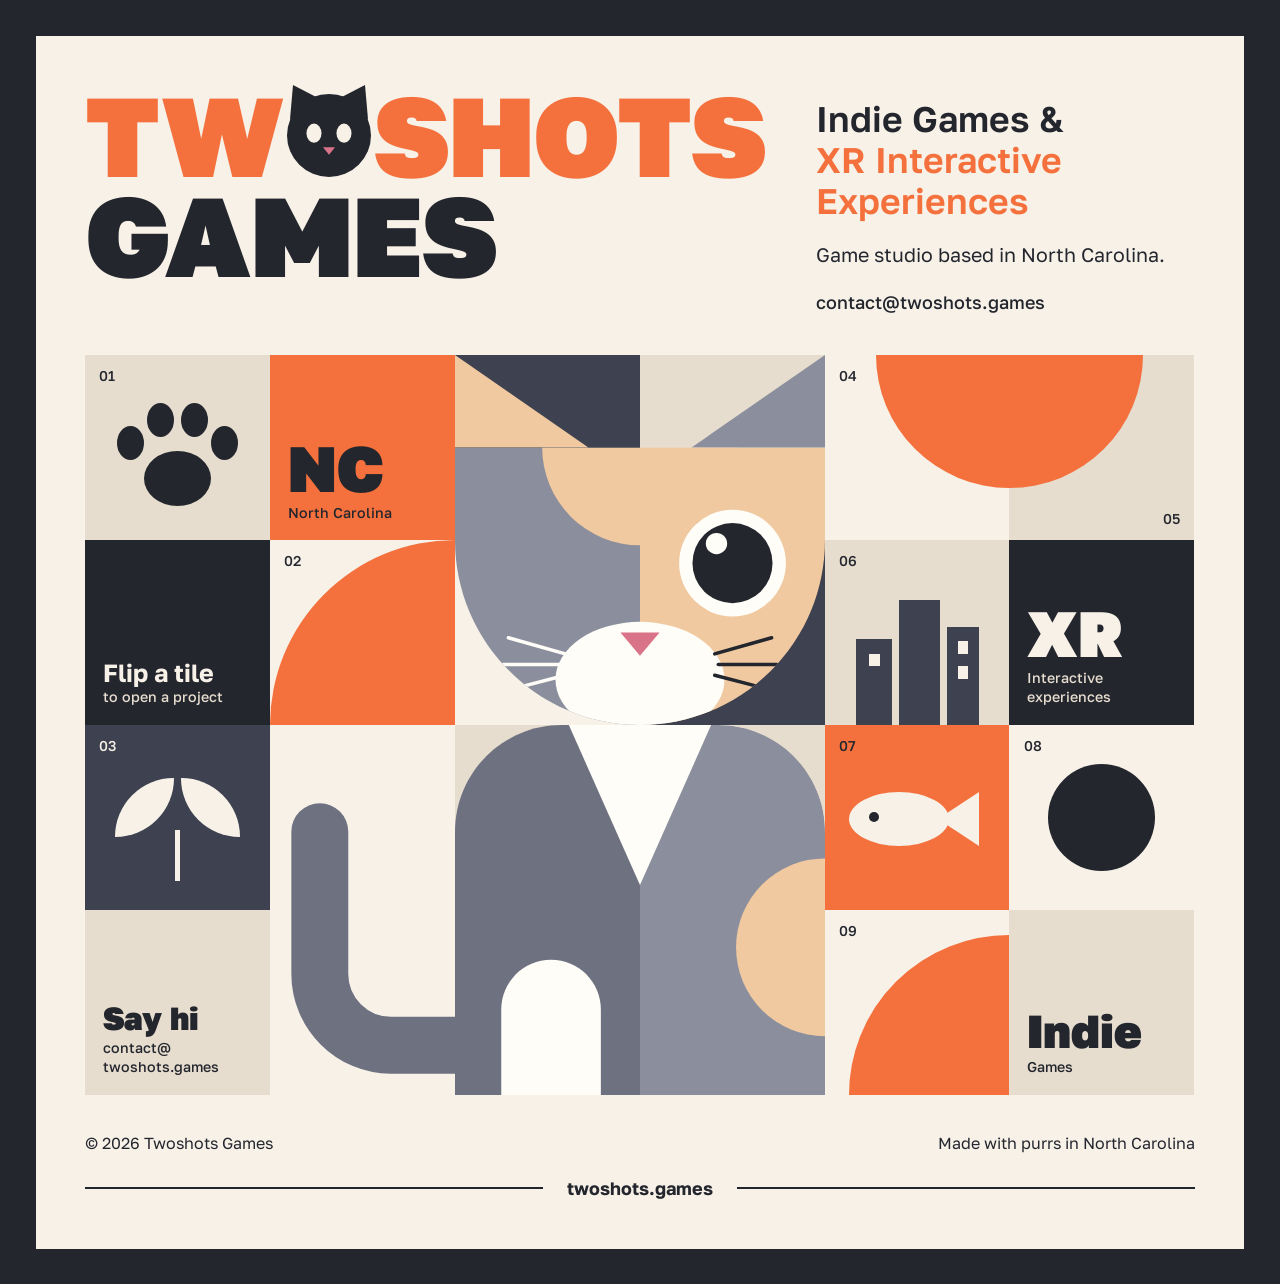
<file: index.html>
<!doctype html>
<html lang="en">
<head>
<meta charset="utf-8">
<meta name="viewport" content="width=device-width, initial-scale=1">
<title>Twoshots Games — Indie Games & XR Interactive Experiences</title>
<meta name="description" content="Twoshots Games is a game studio based in North Carolina making indie games and XR interactive experiences.">
<link rel="icon" href="assets/cat-o.svg" type="image/svg+xml">
<link rel="preconnect" href="https://fonts.googleapis.com">
<link rel="preconnect" href="https://fonts.gstatic.com" crossorigin>
<link href="https://fonts.googleapis.com/css2?family=Golos+Text:wght@400;500;600;700;900&display=swap" rel="stylesheet">
<link rel="stylesheet" href="css/style.css">
</head>
<body>
<div class="paper">

  <header class="header">
    <h1 class="title" aria-label="Twoshots Games">
      <span class="row accent" aria-hidden="true"><span>TW</span><span class="cat-o"><img src="assets/cat-o.svg" alt=""></span><span>SHOTS</span></span>
      <span aria-hidden="true">GAMES</span>
    </h1>
    <div class="info">
      <p class="tagline">Indie Games &amp; <span class="accent">XR Interactive Experiences</span></p>
      <p class="intro">Game studio based in North Carolina.</p>
      <p class="email"><a href="mailto:contact@twoshots.games">contact@twoshots.games</a></p>
    </div>
  </header>

  <main class="mosaic-wrap" id="projects">
    <div class="mosaic">

      <!-- Fifi: background tiles, then the cat on top -->
      <div class="tile catbg bg-slate" style="--c:3;--r:1"></div>
      <div class="tile catbg bg-sand" style="--c:4;--r:1"></div>
      <div class="tile catbg bg-paper" style="--c:3;--r:2"></div>
      <div class="tile catbg bg-slate" style="--c:4;--r:2"></div>
      <div class="tile catbg bg-sand" style="--c:3;--r:3"></div>
      <div class="tile catbg bg-sand" style="--c:4;--r:3"></div>
      <div class="tile catbg bg-sand" style="--c:3;--r:4"></div>
      <div class="tile catbg bg-sand" style="--c:4;--r:4"></div>
      <div class="fifi"><img src="assets/fifi.svg" alt="Fifi, the studio cat, drawn in flat geometric shapes"></div>
      <div class="tile tail" style="--c:2"><img src="assets/tail.svg" alt=""></div>

      <a class="tile flip" href="projects/kitty-shelter.html" style="--c:1;--r:1">
        <span class="card">
          <span class="face front bg-sand">
            <span class="num">01</span>
            <img class="a" style="--x:66;--y:108;--w:76;--h:62" src="assets/paw-pad.svg" alt="">
            <img class="a" style="--x:36;--y:80;--w:30;--h:38" src="assets/paw-toe.svg" alt="">
            <img class="a" style="--x:70;--y:54;--w:30;--h:38" src="assets/paw-toe.svg" alt="">
            <img class="a" style="--x:108;--y:54;--w:30;--h:38" src="assets/paw-toe.svg" alt="">
            <img class="a" style="--x:142;--y:80;--w:30;--h:38" src="assets/paw-toe.svg" alt="">
          </span>
          <span class="face back">
            <span class="num">01</span>
            <span class="name">Kitty Shelter</span>
            <span class="meta">Simulation game · In development</span>
            <span class="go">View project →</span>
          </span>
        </span>
      </a>

      <div class="tile text bg-accent" style="--c:2;--r:1">
        <span class="big" style="--fs:72">NC</span>
        <span class="small">North Carolina</span>
      </div>

      <div class="tile text bg-ink" style="--c:1;--r:2">
        <span class="big bold" style="--fs:28">Flip a tile</span>
        <span class="small sand">to open a project</span>
      </div>

      <div class="tile flip" tabindex="0" style="--c:2;--r:2">
        <span class="card">
          <span class="face front bg-paper">
            <img class="a" style="--x:0;--y:0;--w:416" src="assets/circle-accent-416.svg" alt="">
            <span class="num">02</span>
          </span>
          <span class="face back"><span class="num">02</span><span class="name">Coming soon</span></span>
        </span>
      </div>

      <div class="tile flip" tabindex="0" style="--c:1;--r:3">
        <span class="card">
          <span class="face front bg-slate">
            <span class="num">03</span>
            <span class="a leaf-l bg-paper" style="--x:34;--y:60;--w:66"></span>
            <span class="a leaf-r bg-paper" style="--x:108;--y:60;--w:66"></span>
            <span class="a bg-paper" style="--x:101;--y:118;--w:6;--h:58"></span>
          </span>
          <span class="face back"><span class="num">03</span><span class="name">Coming soon</span></span>
        </span>
      </div>

      <a class="tile text bg-sand" href="mailto:contact@twoshots.games" style="--c:1;--r:4">
        <span class="big" style="--fs:36">Say hi</span>
        <span class="small">contact@<br>twoshots.games</span>
      </a>

      <div class="tile flip" tabindex="0" style="--c:5;--r:1">
        <span class="card">
          <span class="face front bg-paper">
            <img class="a" style="--x:58;--y:-150;--w:300" src="assets/circle-accent-300.svg" alt="">
            <span class="num">04</span>
          </span>
          <span class="face back"><span class="num">04</span><span class="name">Coming soon</span></span>
        </span>
      </div>

      <div class="tile flip" tabindex="0" style="--c:6;--r:1">
        <span class="card">
          <span class="face front bg-sand">
            <img class="a" style="--x:-150;--y:-150;--w:300" src="assets/circle-accent-300.svg" alt="">
            <span class="num br">05</span>
          </span>
          <span class="face back"><span class="num">05</span><span class="name">Coming soon</span></span>
        </span>
      </div>

      <div class="tile flip" tabindex="0" style="--c:5;--r:2">
        <span class="card">
          <span class="face front bg-sand">
            <span class="num">06</span>
            <span class="a bg-slate" style="--x:36;--y:112;--w:40;--h:96"></span>
            <span class="a bg-slate" style="--x:84;--y:68;--w:46;--h:140"></span>
            <span class="a bg-slate" style="--x:138;--y:98;--w:36;--h:110"></span>
            <span class="a bg-paper" style="--x:50;--y:128;--w:12;--h:14"></span>
            <span class="a bg-paper" style="--x:150;--y:114;--w:12;--h:14"></span>
            <span class="a bg-paper" style="--x:150;--y:142;--w:12;--h:14"></span>
          </span>
          <span class="face back"><span class="num">06</span><span class="name">Coming soon</span></span>
        </span>
      </div>

      <div class="tile text bg-ink" style="--c:6;--r:2">
        <span class="big" style="--fs:72">XR</span>
        <span class="small sand">Interactive experiences</span>
      </div>

      <div class="tile flip" tabindex="0" style="--c:5;--r:3">
        <span class="card">
          <span class="face front bg-accent">
            <span class="num">07</span>
            <img class="a" style="--x:28;--y:76;--w:112;--h:60" src="assets/fish-body.svg" alt="">
            <img class="a" style="--x:128;--y:76;--w:46;--h:60" src="assets/fish-tail.svg" alt="">
            <img class="a" style="--x:50;--y:98;--w:11" src="assets/fish-eye.svg" alt="">
          </span>
          <span class="face back"><span class="num">07</span><span class="name">Coming soon</span></span>
        </span>
      </div>

      <div class="tile flip" tabindex="0" style="--c:6;--r:3">
        <span class="card">
          <span class="face front bg-paper">
            <span class="num">08</span>
            <img class="a" style="--x:44;--y:44;--w:120" src="assets/circle-ink-120.svg" alt="">
          </span>
          <span class="face back"><span class="num">08</span><span class="name">Coming soon</span></span>
        </span>
      </div>

      <div class="tile flip" tabindex="0" style="--c:5;--r:4">
        <span class="card">
          <span class="face front bg-paper">
            <img class="a" style="--x:28;--y:28;--w:360" src="assets/circle-accent-ring.svg" alt="">
            <span class="num">09</span>
          </span>
          <span class="face back"><span class="num">09</span><span class="name">Coming soon</span></span>
        </span>
      </div>

      <div class="tile text bg-sand" style="--c:6;--r:4">
        <span class="big" style="--fs:52">Indie</span>
        <span class="small">Games</span>
      </div>

    </div>
  </main>

  <footer class="footer">
    <div class="meta"><span>© 2026 Twoshots Games</span><span>Made with purrs in North Carolina</span></div>
    <div class="domain">twoshots.games</div>
  </footer>

</div>
<script src="js/main.js"></script>
</body>
</html>
</file>
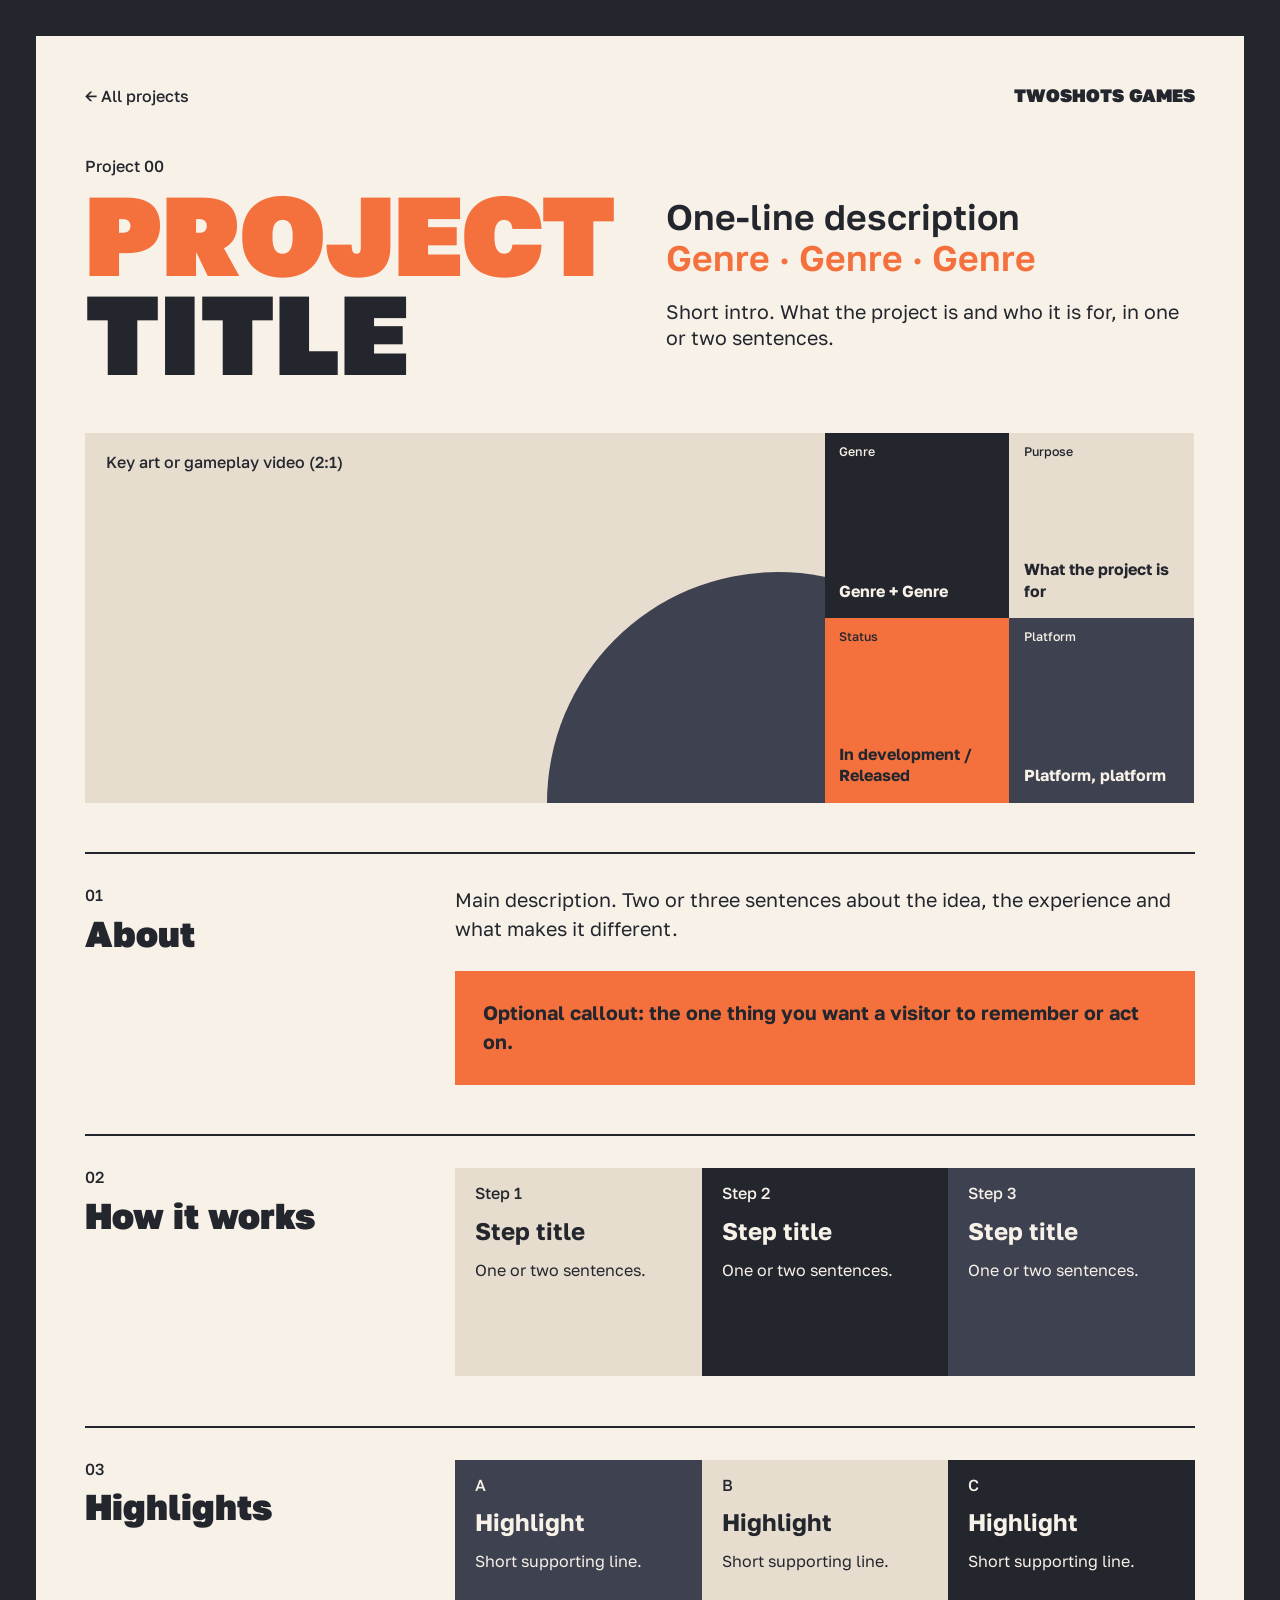
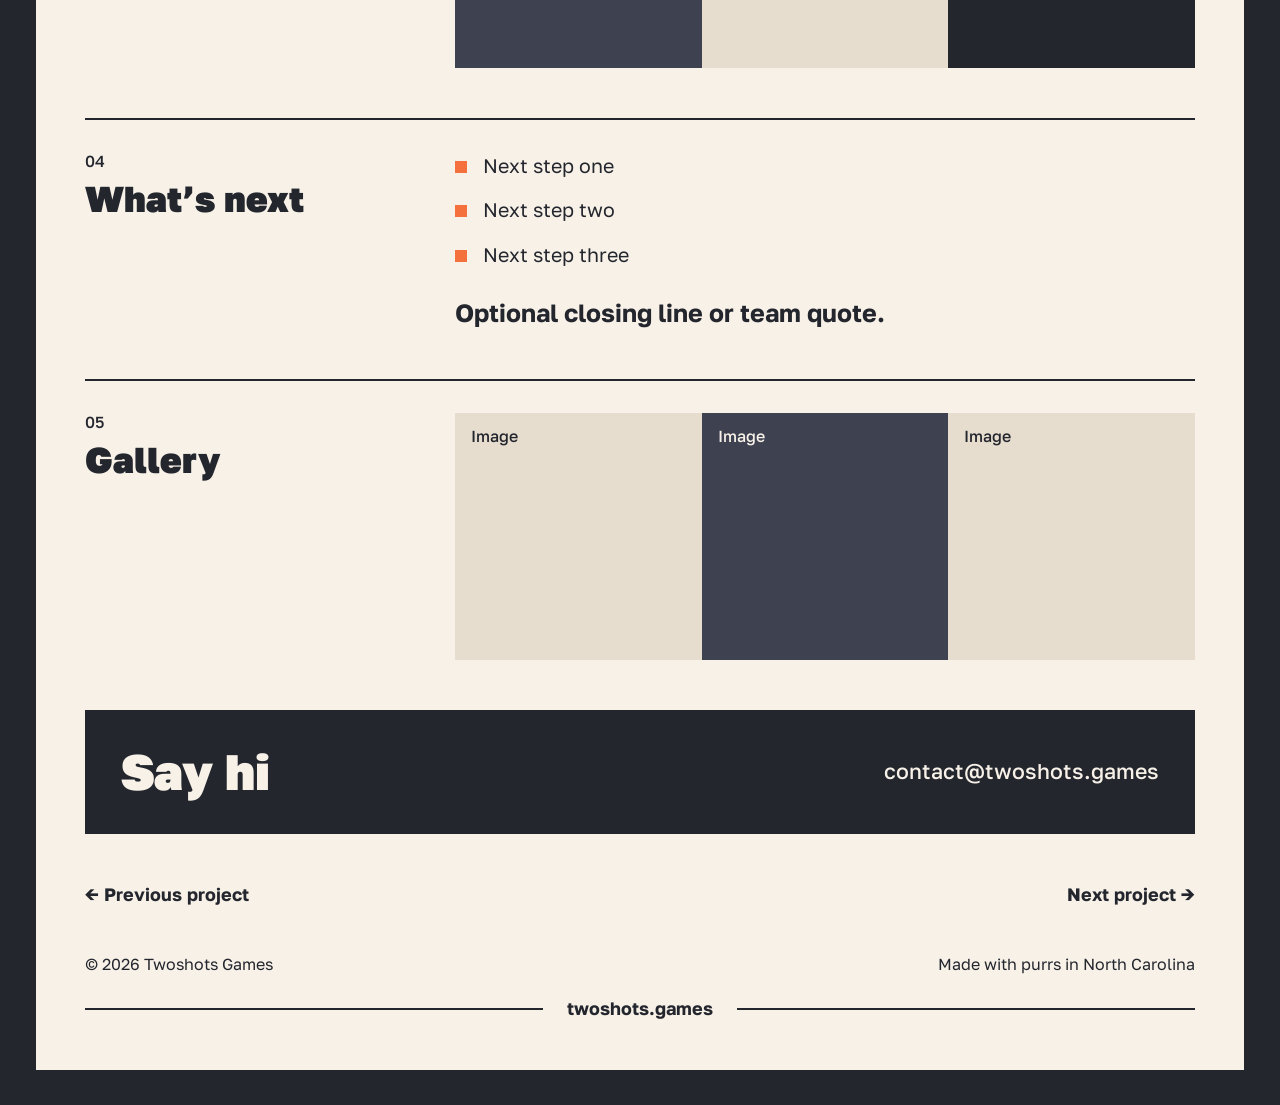
<file: projects/_template.html>
<!doctype html>
<html lang="en">
<head>
<meta charset="utf-8">
<meta name="viewport" content="width=device-width, initial-scale=1">
<!-- Template for a project page. Copy this file, rename it (e.g. my-game.html),
     replace the placeholder text, then remove the robots line below. -->
<meta name="robots" content="noindex">
<title>Project Title — Twoshots Games</title>
<meta name="description" content="One-line description of the project.">
<link rel="icon" href="../assets/cat-o.svg" type="image/svg+xml">
<link rel="preconnect" href="https://fonts.googleapis.com">
<link rel="preconnect" href="https://fonts.gstatic.com" crossorigin>
<link href="https://fonts.googleapis.com/css2?family=Golos+Text:wght@400;500;600;700;900&display=swap" rel="stylesheet">
<link rel="stylesheet" href="../css/style.css">
</head>
<body>
<div class="paper project">

  <nav class="topbar">
    <a class="back-link" href="../index.html#projects">← All projects</a>
    <a class="brand" href="../index.html">TWOSHOTS GAMES</a>
  </nav>

  <header class="header">
    <div>
      <p class="eyebrow">Project 00</p>
      <h1 class="title"><span class="accent">PROJECT</span><span>TITLE</span></h1>
    </div>
    <div class="info">
      <p class="tagline">One-line description <span class="accent">Genre · Genre · Genre</span></p>
      <p class="intro">Short intro. What the project is and who it is for, in one or two sentences.</p>
    </div>
  </header>

  <div class="mosaic-wrap">
    <dl class="media">
      <!-- Replace the placeholder with: <img class="photo" src="../assets/your-image.jpg" alt="..."> -->
      <div class="keyart bg-sand">
        <img class="shape" src="../assets/circle-slate-520.svg" alt="">
        <span class="ph-label">Key art or gameplay video (2:1)</span>
      </div>
      <div class="meta-tile bg-ink"><dt>Genre</dt><dd>Genre + Genre</dd></div>
      <div class="meta-tile bg-sand"><dt>Purpose</dt><dd>What the project is for</dd></div>
      <div class="meta-tile bg-accent"><dt>Status</dt><dd>In development / Released</dd></div>
      <div class="meta-tile bg-slate"><dt>Platform</dt><dd>Platform, platform</dd></div>
    </dl>
  </div>

  <main style="display:contents">
    <section class="section">
      <div class="label"><p class="n">01</p><h2>About</h2></div>
      <div class="content">
        <p>Main description. Two or three sentences about the idea, the experience and what makes it different.</p>
        <p class="callout">Optional callout: the one thing you want a visitor to remember or act on.</p>
      </div>
    </section>

    <section class="section">
      <div class="label"><p class="n">02</p><h2>How it works</h2></div>
      <div class="content">
        <div class="cards">
          <div class="card3 bg-sand"><p class="k">Step 1</p><h3>Step title</h3><p>One or two sentences.</p></div>
          <div class="card3 bg-ink"><p class="k">Step 2</p><h3>Step title</h3><p>One or two sentences.</p></div>
          <div class="card3 bg-slate"><p class="k">Step 3</p><h3>Step title</h3><p>One or two sentences.</p></div>
        </div>
      </div>
    </section>

    <section class="section">
      <div class="label"><p class="n">03</p><h2>Highlights</h2></div>
      <div class="content">
        <div class="cards">
          <div class="card3 bg-slate"><p class="k">A</p><h3>Highlight</h3><p>Short supporting line.</p></div>
          <div class="card3 bg-sand"><p class="k">B</p><h3>Highlight</h3><p>Short supporting line.</p></div>
          <div class="card3 bg-ink"><p class="k">C</p><h3>Highlight</h3><p>Short supporting line.</p></div>
        </div>
      </div>
    </section>

    <section class="section">
      <div class="label"><p class="n">04</p><h2>What’s next</h2></div>
      <div class="content">
        <ul class="list">
          <li>Next step one</li>
          <li>Next step two</li>
          <li>Next step three</li>
        </ul>
        <p class="quote">Optional closing line or team quote.</p>
      </div>
    </section>

    <section class="section">
      <div class="label"><p class="n">05</p><h2>Gallery</h2></div>
      <div class="content">
        <!-- Replace each placeholder with: <figure><img src="../assets/your-image.jpg" alt="..."></figure> -->
        <div class="gallery">
          <figure class="bg-sand"><figcaption>Image</figcaption></figure>
          <figure class="bg-slate"><figcaption>Image</figcaption></figure>
          <figure class="bg-sand"><figcaption>Image</figcaption></figure>
        </div>
      </div>
    </section>
  </main>

  <div class="band bg-ink">
    <span class="say">Say hi</span>
    <a class="mail" href="mailto:contact@twoshots.games">contact@twoshots.games</a>
  </div>

  <nav class="pnav">
    <a href="../index.html#projects">← Previous project</a>
    <a href="../index.html#projects">Next project →</a>
  </nav>

  <footer class="footer">
    <div class="meta"><span>© 2026 Twoshots Games</span><span>Made with purrs in North Carolina</span></div>
    <div class="domain">twoshots.games</div>
  </footer>

</div>
</body>
</html>
</file>
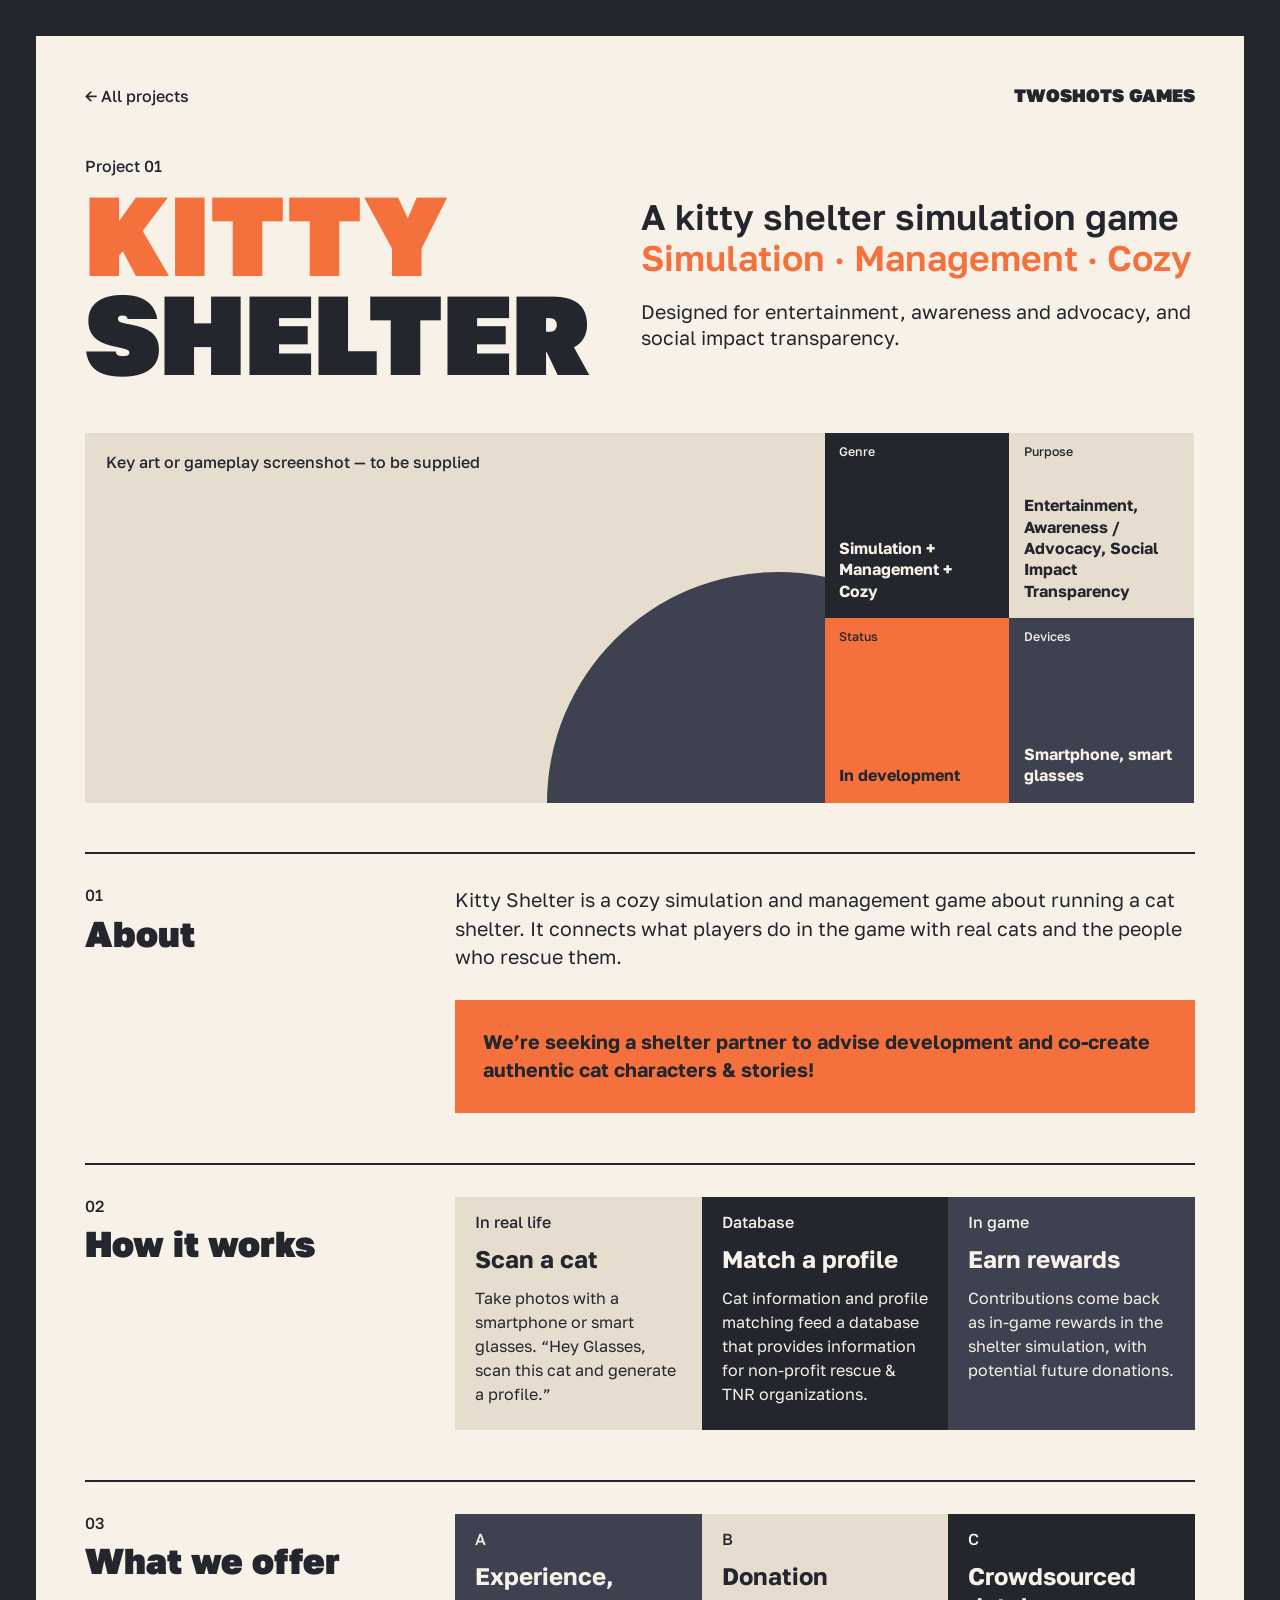
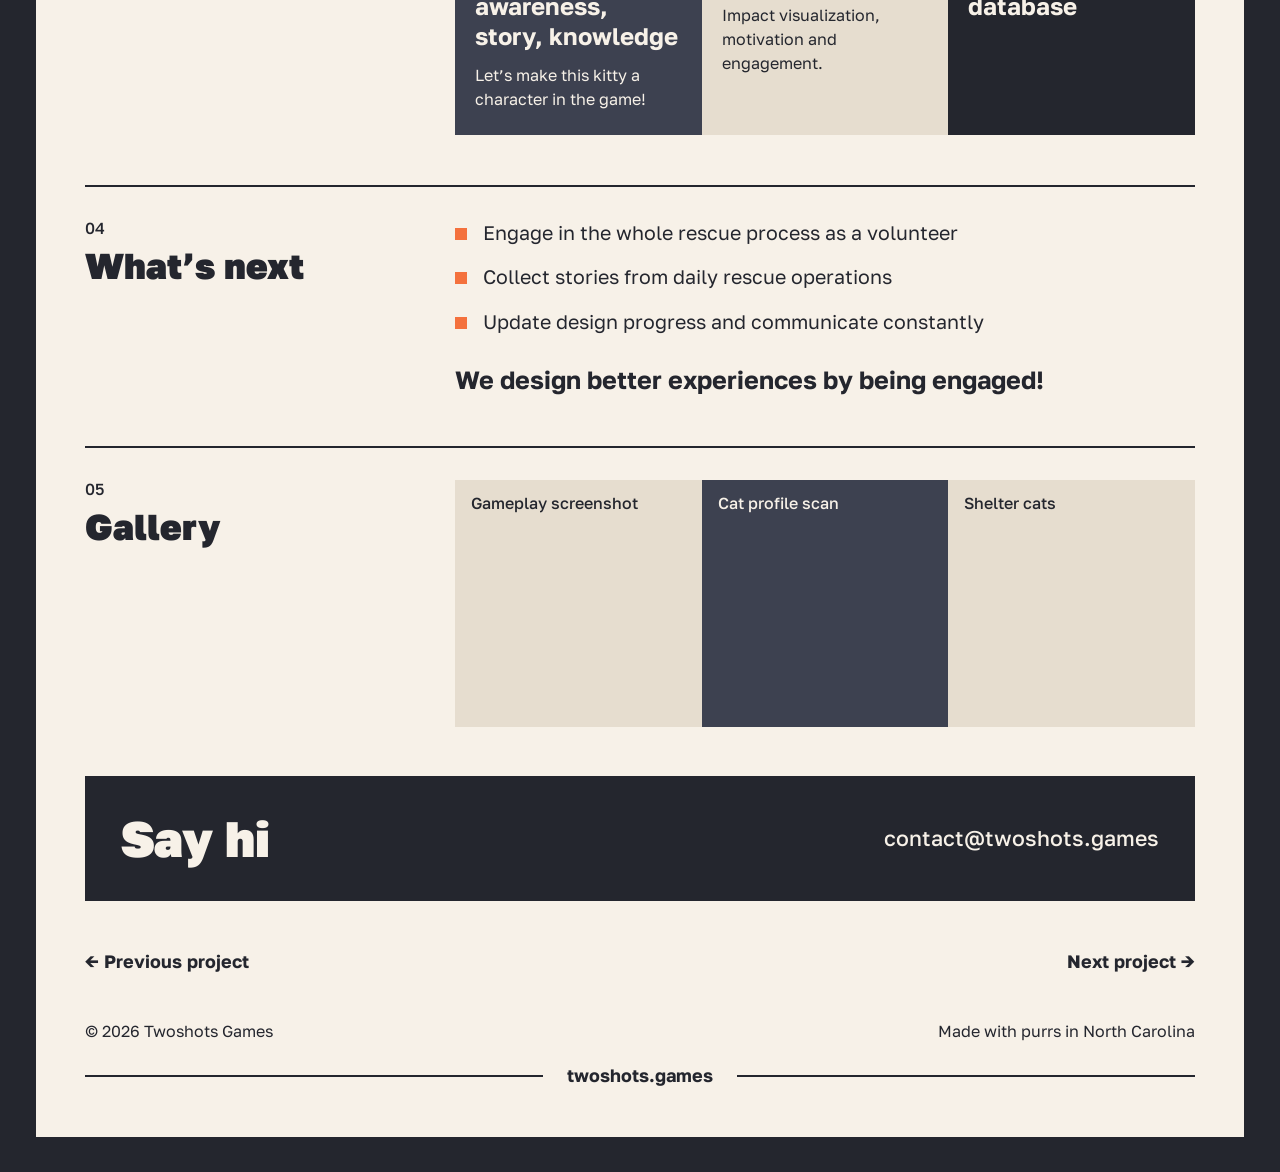
<file: projects/kitty-shelter.html>
<!doctype html>
<html lang="en">
<head>
<meta charset="utf-8">
<meta name="viewport" content="width=device-width, initial-scale=1">
<title>Kitty Shelter — Twoshots Games</title>
<meta name="description" content="Kitty Shelter is a cozy kitty shelter simulation game by Twoshots Games.">
<link rel="icon" href="../assets/cat-o.svg" type="image/svg+xml">
<link rel="preconnect" href="https://fonts.googleapis.com">
<link rel="preconnect" href="https://fonts.gstatic.com" crossorigin>
<link href="https://fonts.googleapis.com/css2?family=Golos+Text:wght@400;500;600;700;900&display=swap" rel="stylesheet">
<link rel="stylesheet" href="../css/style.css">
</head>
<body>
<div class="paper project">

  <nav class="topbar">
    <a class="back-link" href="../index.html#projects">← All projects</a>
    <a class="brand" href="../index.html">TWOSHOTS GAMES</a>
  </nav>

  <header class="header">
    <div>
      <p class="eyebrow">Project 01</p>
      <h1 class="title"><span class="accent">KITTY</span><span>SHELTER</span></h1>
    </div>
    <div class="info">
      <p class="tagline">A kitty shelter simulation game <span class="accent">Simulation · Management · Cozy</span></p>
      <p class="intro">Designed for entertainment, awareness and advocacy, and social impact transparency.</p>
    </div>
  </header>

  <div class="mosaic-wrap">
    <dl class="media">
      <!-- Replace the placeholder with: <img class="photo" src="../assets/your-image.jpg" alt="..."> -->
      <div class="keyart bg-sand">
        <img class="shape" src="../assets/circle-slate-520.svg" alt="">
        <span class="ph-label">Key art or gameplay screenshot — to be supplied</span>
      </div>
      <div class="meta-tile bg-ink"><dt>Genre</dt><dd>Simulation + Management + Cozy</dd></div>
      <div class="meta-tile bg-sand"><dt>Purpose</dt><dd>Entertainment, Awareness / Advocacy, Social Impact Transparency</dd></div>
      <div class="meta-tile bg-accent"><dt>Status</dt><dd>In development</dd></div>
      <div class="meta-tile bg-slate"><dt>Devices</dt><dd>Smartphone, smart glasses</dd></div>
    </dl>
  </div>

  <main style="display:contents">
    <section class="section">
      <div class="label"><p class="n">01</p><h2>About</h2></div>
      <div class="content">
        <p>Kitty Shelter is a cozy simulation and management game about running a cat shelter. It connects what players do in the game with real cats and the people who rescue them.</p>
        <p class="callout">We’re seeking a shelter partner to advise development and co-create authentic cat characters &amp; stories!</p>
      </div>
    </section>

    <section class="section">
      <div class="label"><p class="n">02</p><h2>How it works</h2></div>
      <div class="content">
        <div class="cards">
          <div class="card3 bg-sand"><p class="k">In real life</p><h3>Scan a cat</h3><p>Take photos with a smartphone or smart glasses. “Hey Glasses, scan this cat and generate a profile.”</p></div>
          <div class="card3 bg-ink"><p class="k">Database</p><h3>Match a profile</h3><p>Cat information and profile matching feed a database that provides information for non-profit rescue &amp; TNR organizations.</p></div>
          <div class="card3 bg-slate"><p class="k">In game</p><h3>Earn rewards</h3><p>Contributions come back as in-game rewards in the shelter simulation, with potential future donations.</p></div>
        </div>
      </div>
    </section>

    <section class="section">
      <div class="label"><p class="n">03</p><h2>What we offer</h2></div>
      <div class="content">
        <div class="cards">
          <div class="card3 bg-slate"><p class="k">A</p><h3>Experience, awareness, story, knowledge</h3><p>Let’s make this kitty a character in the game!</p></div>
          <div class="card3 bg-sand"><p class="k">B</p><h3>Donation</h3><p>Impact visualization, motivation and engagement.</p></div>
          <div class="card3 bg-ink"><p class="k">C</p><h3>Crowdsourced database</h3></div>
        </div>
      </div>
    </section>

    <section class="section">
      <div class="label"><p class="n">04</p><h2>What’s next</h2></div>
      <div class="content">
        <ul class="list">
          <li>Engage in the whole rescue process as a volunteer</li>
          <li>Collect stories from daily rescue operations</li>
          <li>Update design progress and communicate constantly</li>
        </ul>
        <p class="quote">We design better experiences by being engaged!</p>
      </div>
    </section>

    <section class="section">
      <div class="label"><p class="n">05</p><h2>Gallery</h2></div>
      <div class="content">
        <!-- Replace each placeholder with: <figure><img src="../assets/your-image.jpg" alt="..."></figure> -->
        <div class="gallery">
          <figure class="bg-sand"><figcaption>Gameplay screenshot</figcaption></figure>
          <figure class="bg-slate"><figcaption>Cat profile scan</figcaption></figure>
          <figure class="bg-sand"><figcaption>Shelter cats</figcaption></figure>
        </div>
      </div>
    </section>
  </main>

  <div class="band bg-ink">
    <span class="say">Say hi</span>
    <a class="mail" href="mailto:contact@twoshots.games">contact@twoshots.games</a>
  </div>

  <nav class="pnav">
    <a href="../index.html#projects">← Previous project</a>
    <a href="../index.html#projects">Next project →</a>
  </nav>

  <footer class="footer">
    <div class="meta"><span>© 2026 Twoshots Games</span><span>Made with purrs in North Carolina</span></div>
    <div class="domain">twoshots.games</div>
  </footer>

</div>
</body>
</html>
</file>
<file: css/style.css>
/* Twoshots Games — shared styles.
   Colors mirror the "Twoshots Colors" variables in the Figma file. */
:root {
  --ink: #24262e;
  --paper: #f7f1e8;
  --sand: #e6ddcf;
  --slate: #3d4150;
  --accent: #f4713d;

  --frame-pad: clamp(10px, 2.78vw, 40px);
  --paper-pad: clamp(18px, 3.89vw, 56px);
  /* width available inside the paper */
  --content: calc(100vw - 2 * var(--frame-pad) - 2 * var(--paper-pad));
  --title-size: min(126px, 8.75vw);
}

* { box-sizing: border-box; margin: 0; }
html { -webkit-text-size-adjust: 100%; }
body {
  background: var(--ink);
  color: var(--ink);
  font-family: "Golos Text", system-ui, -apple-system, "Segoe UI", sans-serif;
  font-size: 16px;
  line-height: 1.4;
  padding: var(--frame-pad);
}
a { color: inherit; text-decoration: none; }
a:hover { text-decoration: underline; text-underline-offset: 0.2em; }
img { display: block; }
:focus-visible { outline: 3px solid var(--accent); outline-offset: 3px; }

.bg-ink { background: var(--ink); color: var(--paper); }
.bg-paper { background: var(--paper); color: var(--ink); }
.bg-sand { background: var(--sand); color: var(--ink); }
.bg-slate { background: var(--slate); color: var(--paper); }
.bg-accent { background: var(--accent); color: var(--ink); }

.paper {
  background: var(--paper);
  max-width: 1360px;
  margin: 0 auto;
  padding: var(--paper-pad);
  display: flex;
  flex-direction: column;
  gap: 40px;
}
.paper.project { gap: clamp(36px, 3.89vw, 56px); }

/* ---------- header / hero ---------- */
.header { display: flex; gap: clamp(24px, 3.89vw, 56px); align-items: flex-start; }
.title {
  flex: none;
  font-size: var(--title-size);
  font-weight: 900;
  line-height: 0.889;
  white-space: nowrap;
}
.title span { display: block; }
.title .accent { color: var(--accent); }
.title .row { display: flex; align-items: baseline; gap: 0.032em; }
.title .row span { display: inline; }
.cat-o { position: relative; flex: none; width: 0.7467em; height: 0.7467em; }
.cat-o img { position: absolute; left: 0; bottom: 0; width: 100%; height: 0.8267em; }
.eyebrow { font-size: 16px; font-weight: 500; line-height: 1.2; margin-bottom: 8px; }

.info { flex: 1; min-width: 0; display: flex; flex-direction: column; gap: 20px; padding-top: 14px; }
.project .info { padding-top: 40px; }
.tagline { font-size: clamp(24px, 2.78vw, 40px); font-weight: 600; line-height: 1.15; }
.tagline .accent { color: var(--accent); display: block; }
.intro { font-size: clamp(18px, 1.53vw, 22px); line-height: 1.364; }
.email { font-size: 18px; font-weight: 500; line-height: 26px; }

/* ---------- mosaic ---------- */
/* --u is one design pixel: the mosaic is drawn on a 1248px-wide grid of 208px tiles. */
.mosaic-wrap { container-type: inline-size; }
.mosaic {
  --u: calc(100cqw / 1248);
  position: relative;
  display: grid;
  grid-template-columns: repeat(6, 1fr);
}
.tile {
  position: relative;
  aspect-ratio: 1;
  overflow: hidden;
  grid-column: var(--c);
  grid-row: var(--r);
}
.tile.tail { aspect-ratio: 1 / 2; grid-row: 3 / span 2; }
.tile.tail img { width: 100%; height: 100%; }
.fifi { grid-column: 3 / span 2; grid-row: 1 / span 4; position: relative; z-index: 1; pointer-events: none; }
.fifi img { width: 100%; height: 100%; }

/* absolutely placed artwork, in design pixels */
.a {
  position: absolute;
  left: calc(var(--x) * var(--u));
  top: calc(var(--y) * var(--u));
  width: calc(var(--w) * var(--u));
  height: calc(var(--h, var(--w)) * var(--u));
}
.num {
  position: absolute;
  left: calc(16 * var(--u));
  top: calc(14 * var(--u));
  font-size: calc(16 * var(--u));
  font-weight: 500;
  line-height: 1.2;
}
.num.br { left: auto; top: auto; right: calc(16 * var(--u)); bottom: calc(14 * var(--u)); }
.leaf-l { border-radius: calc(66 * var(--u)) 0; }
.leaf-r { border-radius: 0 calc(66 * var(--u)); }

/* text tiles: content sits at the bottom left */
.tile.text { display: flex; flex-direction: column; justify-content: flex-end; padding: calc(20 * var(--u)); }
.tile.text .big { font-weight: 900; font-size: calc(var(--fs) * var(--u)); line-height: 1.05; margin-bottom: calc(2 * var(--u)); white-space: nowrap; }
.tile.text .big.bold { font-weight: 700; }
.tile.text .small { font-weight: 500; font-size: calc(16 * var(--u)); line-height: 1.375; }
.tile.text .sand { color: var(--sand); }

/* flip tiles */
.flip { perspective: calc(900 * var(--u)); cursor: pointer; overflow: visible; }
.flip .card { position: absolute; inset: 0; transform-style: preserve-3d; transition: transform 0.4s ease-in-out; }
.flip .face { position: absolute; inset: 0; overflow: hidden; backface-visibility: hidden; -webkit-backface-visibility: hidden; }
.flip .back {
  transform: rotateY(180deg);
  background: var(--ink);
  color: var(--paper);
  display: flex;
  flex-direction: column;
  justify-content: flex-end;
  padding: calc(20 * var(--u));
}
.flip .back .name { font-weight: 700; font-size: calc(24 * var(--u)); line-height: 1.17; }
.flip .back .meta { font-size: calc(14 * var(--u)); line-height: 1.43; color: var(--sand); margin-top: calc(4 * var(--u)); }
.flip .back .go { font-weight: 500; font-size: calc(16 * var(--u)); margin-top: calc(22 * var(--u)); }
.flip:hover { text-decoration: none; }
.flip:focus-visible .card, .flip.is-flipped .card { transform: rotateY(180deg); }
@media (hover: hover) { .flip:hover .card { transform: rotateY(180deg); } }
@media (prefers-reduced-motion: reduce) { .flip .card { transition: none; } }

/* ---------- footer ---------- */
.footer { display: flex; flex-direction: column; gap: 24px; }
.footer .meta { display: flex; justify-content: space-between; flex-wrap: wrap; gap: 4px 24px; line-height: 1.2; }
.footer .domain { display: flex; align-items: center; gap: 24px; font-size: 18px; font-weight: 700; line-height: 1.2; }
.footer .domain::before, .footer .domain::after { content: ""; flex: 1; height: 2px; background: var(--ink); }

/* ---------- project page ---------- */
.topbar { display: flex; justify-content: space-between; align-items: center; line-height: 1.2; }
.topbar .back-link { font-weight: 500; }
.topbar .brand { font-size: 18px; font-weight: 900; }

.media { --u: calc(100cqw / 1248); display: grid; grid-template-columns: repeat(6, 1fr); }
.keyart { grid-column: 1 / span 4; grid-row: 1 / span 2; position: relative; overflow: hidden; }
.keyart img.shape { position: absolute; left: 62.5%; top: 37.5%; width: 62.5%; }
.keyart img.photo { position: absolute; inset: 0; width: 100%; height: 100%; object-fit: cover; }
.keyart .ph-label { position: absolute; left: calc(24 * var(--u)); top: calc(20 * var(--u)); font-size: max(13px, calc(18 * var(--u))); font-weight: 500; }
.meta-tile {
  aspect-ratio: 1;
  display: flex;
  flex-direction: column;
  justify-content: space-between;
  padding: calc(14 * var(--u)) calc(18 * var(--u)) calc(18 * var(--u)) calc(16 * var(--u));
}
.meta-tile dt { font-size: calc(14 * var(--u)); font-weight: 500; line-height: 1.2; }
.meta-tile dd { font-size: calc(18 * var(--u)); font-weight: 700; line-height: 1.333; }

.section { border-top: 2px solid var(--ink); padding-top: 32px; display: grid; grid-template-columns: 1fr 2fr; }
.section .label .n { font-size: 16px; font-weight: 500; line-height: 1.2; }
.section h2 { font-size: 36px; font-weight: 900; line-height: 40px; margin-top: 8px; }
.section .content { display: flex; flex-direction: column; gap: 28px; min-width: 0; }
.section .content > p { font-size: clamp(18px, 1.53vw, 22px); line-height: 1.455; }
.callout { background: var(--accent); padding: clamp(20px, 2.2vw, 32px); font-size: clamp(21px, 1.95vw, 28px); font-weight: 700; line-height: 1.286; }
.section .content > p.quote { font-size: clamp(21px, 1.95vw, 28px); font-weight: 700; line-height: 1.286; }

.cards { display: grid; grid-template-columns: repeat(3, 1fr); }
.card3 { min-height: 208px; padding: 16px 20px 24px; display: flex; flex-direction: column; gap: 12px; }
.card3 .k { font-weight: 500; line-height: 1.2; }
.card3 h3 { font-size: 24px; font-weight: 700; line-height: 30px; }
.card3 p { line-height: 24px; }

.list { list-style: none; padding: 0; display: flex; flex-direction: column; gap: 16px; }
.list li { display: flex; gap: 16px; font-size: clamp(18px, 1.53vw, 22px); line-height: 1.455; }
.list li::before { content: ""; flex: none; width: 12px; height: 12px; margin-top: 0.45em; background: var(--accent); }

.gallery { display: grid; grid-template-columns: repeat(3, 1fr); }
.gallery figure { aspect-ratio: 1; position: relative; overflow: hidden; }
.gallery figcaption { position: absolute; left: 16px; top: 14px; font-weight: 500; line-height: 1.2; }
.gallery img { width: 100%; height: 100%; object-fit: cover; }

.band { display: flex; justify-content: space-between; align-items: center; flex-wrap: wrap; gap: 8px 24px; padding: clamp(24px, 2.78vw, 40px); }
.band .say { font-size: clamp(36px, 3.89vw, 56px); font-weight: 900; line-height: 1.07; }
.band .mail { font-size: clamp(18px, 1.67vw, 24px); font-weight: 500; }
.pnav { display: flex; justify-content: space-between; gap: 24px; font-size: 18px; font-weight: 700; line-height: 1.2; }

/* ---------- small screens ---------- */
@media (max-width: 900px) {
  :root { --title-size: min(126px, calc(var(--content) / 6.2)); }
  .header { flex-direction: column; }
  .info, .project .info { padding-top: 0; }
  .section { grid-template-columns: 1fr; gap: 20px; }
}
@media (max-width: 700px) {
  .paper { gap: 28px; }
  /* two tiles per row: Fifi first, the rest flow underneath; the tail tile is dropped */
  .mosaic { --u: calc(100cqw / 416); grid-template-columns: repeat(2, 1fr); }
  .tile { grid-column: auto; grid-row: auto; }
  .tile.catbg { grid-column: calc(var(--c) - 2); grid-row: var(--r); }
  .tile.tail { display: none; }
  .fifi { grid-column: 1 / span 2; }

  .media { --u: calc(100cqw / 416); grid-template-columns: repeat(2, 1fr); }
  .keyart { grid-column: 1 / span 2; grid-row: auto; aspect-ratio: 2; }
  .cards, .gallery { grid-template-columns: 1fr; }
  .card3 { min-height: 0; }
  .gallery figure { aspect-ratio: 3 / 2; }
}
</file>
